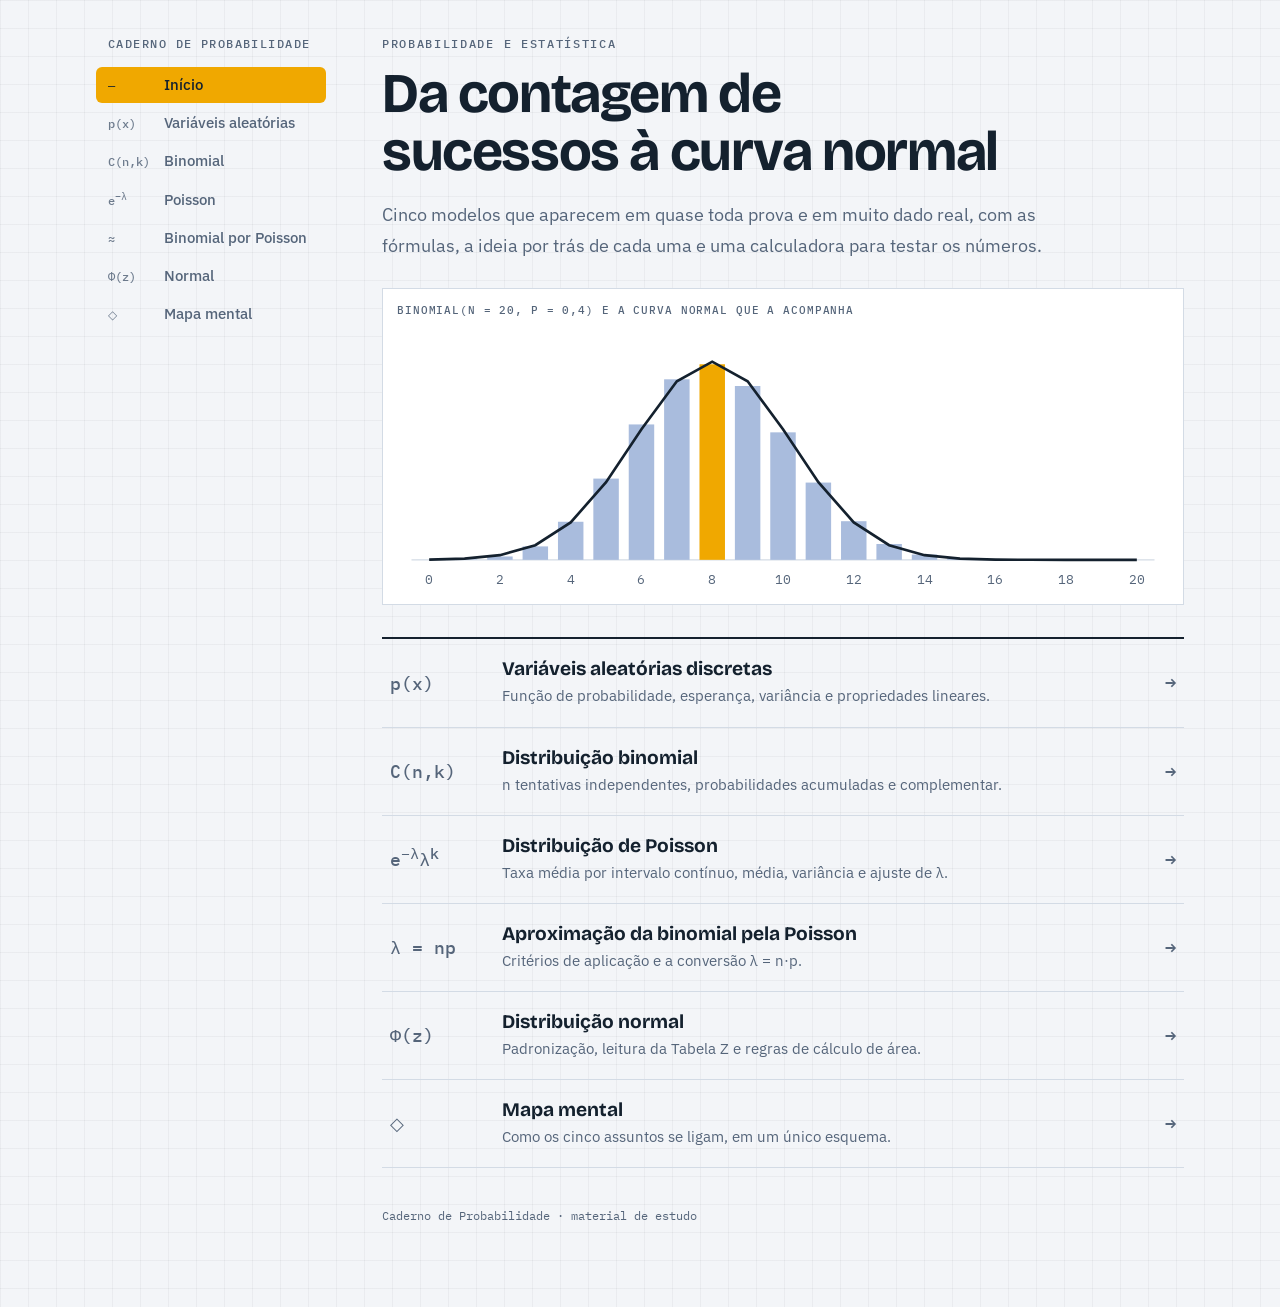
<file: index.html>
<!doctype html>
<html lang="pt-BR">
<head>
<meta charset="utf-8">
<meta name="viewport" content="width=device-width, initial-scale=1">
<title>Caderno de Probabilidade</title>
<link rel="stylesheet" href="https://fonts.googleapis.com/css2?family=Bricolage+Grotesque:opsz,wght@12..96,500;12..96,700&family=IBM+Plex+Mono:wght@400;500&family=IBM+Plex+Sans:wght@400;500;600&display=swap">
<link rel="stylesheet" href="style.css">
</head>
<body>
<div class="shell">
  <nav class="side" aria-label="Páginas do caderno">
    <p class="brand">Caderno de Probabilidade</p>
    <ul id="nav">
      <li><a href="index.html" aria-current="page"><span class="g">—</span>Início</a></li>
      <li><a href="variaveis.html"><span class="g">p(x)</span>Variáveis aleatórias</a></li>
      <li><a href="binomial.html"><span class="g">C(n,k)</span>Binomial</a></li>
      <li><a href="poisson.html"><span class="g">e<sup>−λ</sup></span>Poisson</a></li>
      <li><a href="aproximacao.html"><span class="g">≈</span>Binomial por Poisson</a></li>
      <li><a href="normal.html"><span class="g">Φ(z)</span>Normal</a></li>
      <li><a href="mapa.html"><span class="g">◇</span>Mapa mental</a></li>
    </ul>
  </nav>
  <main>
    <section class="page" id="p-inicio">
      <div class="hero">
        <div>
          <p class="kicker">Probabilidade e estatística</p>
          <h1>Da contagem de sucessos à curva normal</h1>
          <p class="lead">Cinco modelos que aparecem em quase toda prova e em muito dado real, com as fórmulas, a ideia por trás de cada uma e uma calculadora para testar os números.</p>
        </div>
        <div class="plot">
          <p class="cap">Binomial(n = 20, p = 0,4) e a curva normal que a acompanha</p>
          <svg class="chart" id="hero-chart" role="img" aria-label="Barras da distribuição binomial com a curva normal sobreposta"></svg>
        </div>
      </div>
      <div class="index">
        <a class="row" href="variaveis.html"><span class="g">p(x)</span><div><h3>Variáveis aleatórias discretas</h3><p>Função de probabilidade, esperança, variância e propriedades lineares.</p></div><span class="ar">→</span></a>
        <a class="row" href="binomial.html"><span class="g">C(n,k)</span><div><h3>Distribuição binomial</h3><p>n tentativas independentes, probabilidades acumuladas e complementar.</p></div><span class="ar">→</span></a>
        <a class="row" href="poisson.html"><span class="g">e<sup>−λ</sup>λ<sup>k</sup></span><div><h3>Distribuição de Poisson</h3><p>Taxa média por intervalo contínuo, média, variância e ajuste de λ.</p></div><span class="ar">→</span></a>
        <a class="row" href="aproximacao.html"><span class="g">λ = np</span><div><h3>Aproximação da binomial pela Poisson</h3><p>Critérios de aplicação e a conversão λ = n·p.</p></div><span class="ar">→</span></a>
        <a class="row" href="normal.html"><span class="g">Φ(z)</span><div><h3>Distribuição normal</h3><p>Padronização, leitura da Tabela Z e regras de cálculo de área.</p></div><span class="ar">→</span></a>
        <a class="row" href="mapa.html"><span class="g">◇</span><div><h3>Mapa mental</h3><p>Como os cinco assuntos se ligam, em um único esquema.</p></div><span class="ar">→</span></a>
      </div>
      <p class="foot">Caderno de Probabilidade · material de estudo</p>
    </section>
  </main>
</div>
<script src="app.js"></script>
</body>
</html>
</file>
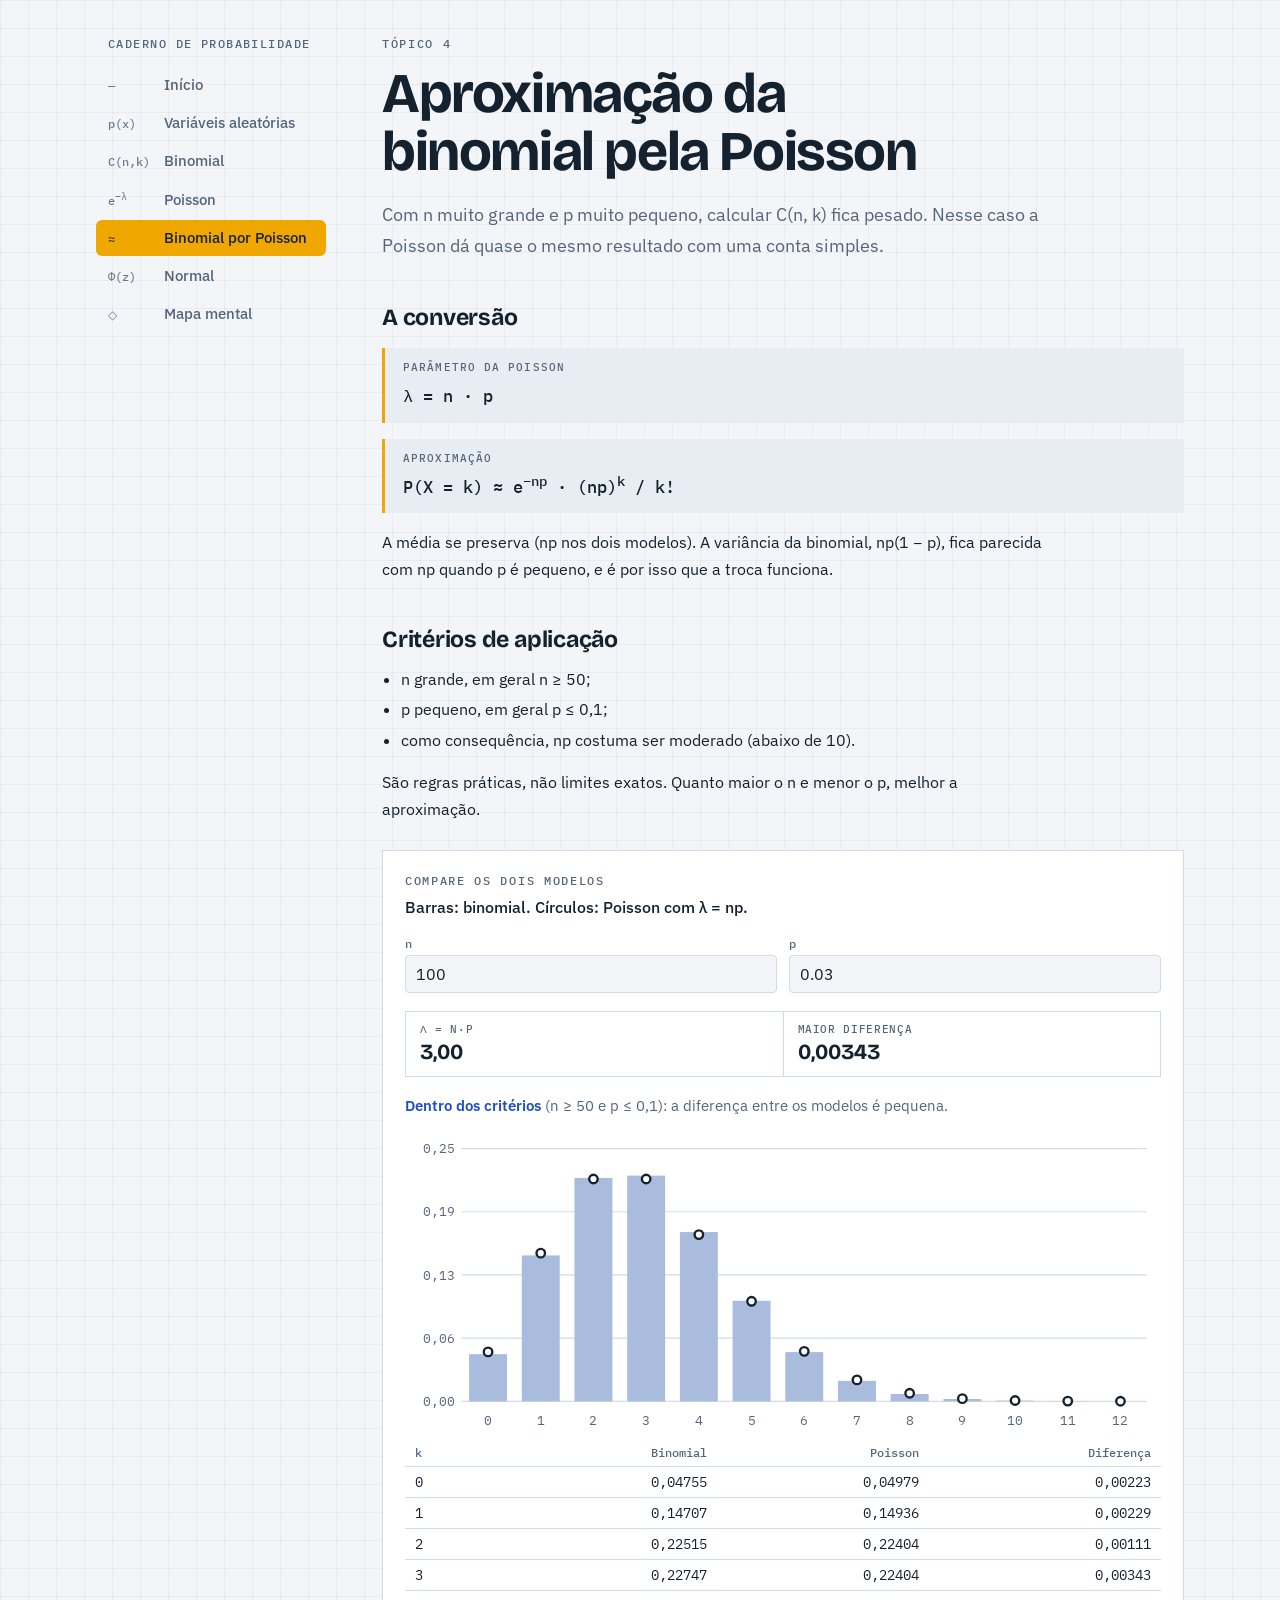
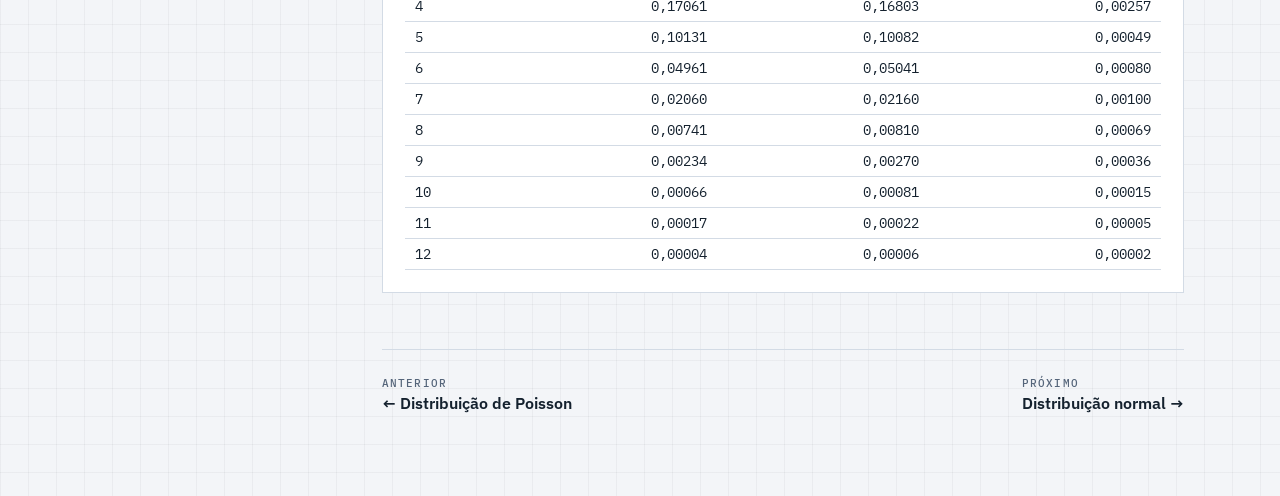
<file: aproximacao.html>
<!doctype html>
<html lang="pt-BR">
<head>
<meta charset="utf-8">
<meta name="viewport" content="width=device-width, initial-scale=1">
<title>Aproximação da binomial pela Poisson · Caderno de Probabilidade</title>
<link rel="stylesheet" href="https://fonts.googleapis.com/css2?family=Bricolage+Grotesque:opsz,wght@12..96,500;12..96,700&family=IBM+Plex+Mono:wght@400;500&family=IBM+Plex+Sans:wght@400;500;600&display=swap">
<link rel="stylesheet" href="style.css">
</head>
<body>
<div class="shell">
  <nav class="side" aria-label="Páginas do caderno">
    <p class="brand">Caderno de Probabilidade</p>
    <ul id="nav">
      <li><a href="index.html"><span class="g">—</span>Início</a></li>
      <li><a href="variaveis.html"><span class="g">p(x)</span>Variáveis aleatórias</a></li>
      <li><a href="binomial.html"><span class="g">C(n,k)</span>Binomial</a></li>
      <li><a href="poisson.html"><span class="g">e<sup>−λ</sup></span>Poisson</a></li>
      <li><a href="aproximacao.html" aria-current="page"><span class="g">≈</span>Binomial por Poisson</a></li>
      <li><a href="normal.html"><span class="g">Φ(z)</span>Normal</a></li>
      <li><a href="mapa.html"><span class="g">◇</span>Mapa mental</a></li>
    </ul>
  </nav>
  <main>
    <section class="page" id="p-aproximacao">
      <p class="kicker">Tópico 4</p>
      <h1>Aproximação da binomial pela Poisson</h1>
      <p class="lead">Com n muito grande e p muito pequeno, calcular C(n, k) fica pesado. Nesse caso a Poisson dá quase o mesmo resultado com uma conta simples.</p>

      <h2>A conversão</h2>
      <div class="eq"><span class="cap">Parâmetro da Poisson</span><span class="f">λ = n · p</span></div>
      <div class="eq"><span class="cap">Aproximação</span><span class="f">P(X = k) ≈ e<sup>−np</sup> · (np)<sup>k</sup> / k!</span></div>
      <p>A média se preserva (np nos dois modelos). A variância da binomial, np(1 − p), fica parecida com np quando p é pequeno, e é por isso que a troca funciona.</p>

      <h2>Critérios de aplicação</h2>
      <ul class="plain">
        <li>n grande, em geral n ≥ 50;</li>
        <li>p pequeno, em geral p ≤ 0,1;</li>
        <li>como consequência, np costuma ser moderado (abaixo de 10).</li>
      </ul>
      <p>São regras práticas, não limites exatos. Quanto maior o n e menor o p, melhor a aproximação.</p>

      <div class="lab">
        <h3>Compare os dois modelos</h3>
        <p class="q">Barras: binomial. Círculos: Poisson com λ = np.</p>
        <div class="ctl">
          <label>n<input id="a-n" type="number" min="1" max="1000" step="10" value="100"></label>
          <label>p<input id="a-p" type="number" min="0.001" max="0.999" step="0.01" value="0.03"></label>
        </div>
        <div class="stats">
          <div class="stat"><span>λ = n·p</span><b id="a-lam"></b></div>
          <div class="stat"><span>Maior diferença</span><b id="a-diff"></b></div>
        </div>
        <p class="note" id="a-msg" style="margin:0 0 14px"></p>
        <svg class="chart" id="a-chart" role="img" aria-label="Barras da binomial e círculos da Poisson"></svg>
        <div class="wrap"><table><thead><tr><th>k</th><th>Binomial</th><th>Poisson</th><th>Diferença</th></tr></thead><tbody id="a-tbody"></tbody></table></div>
      </div>
      <div class="pager"><a href="poisson.html"><small>Anterior</small>← Distribuição de Poisson</a><a href="normal.html"><small>Próximo</small>Distribuição normal →</a></div>
    </section>
  </main>
</div>
<script src="app.js"></script>
</body>
</html>
</file>
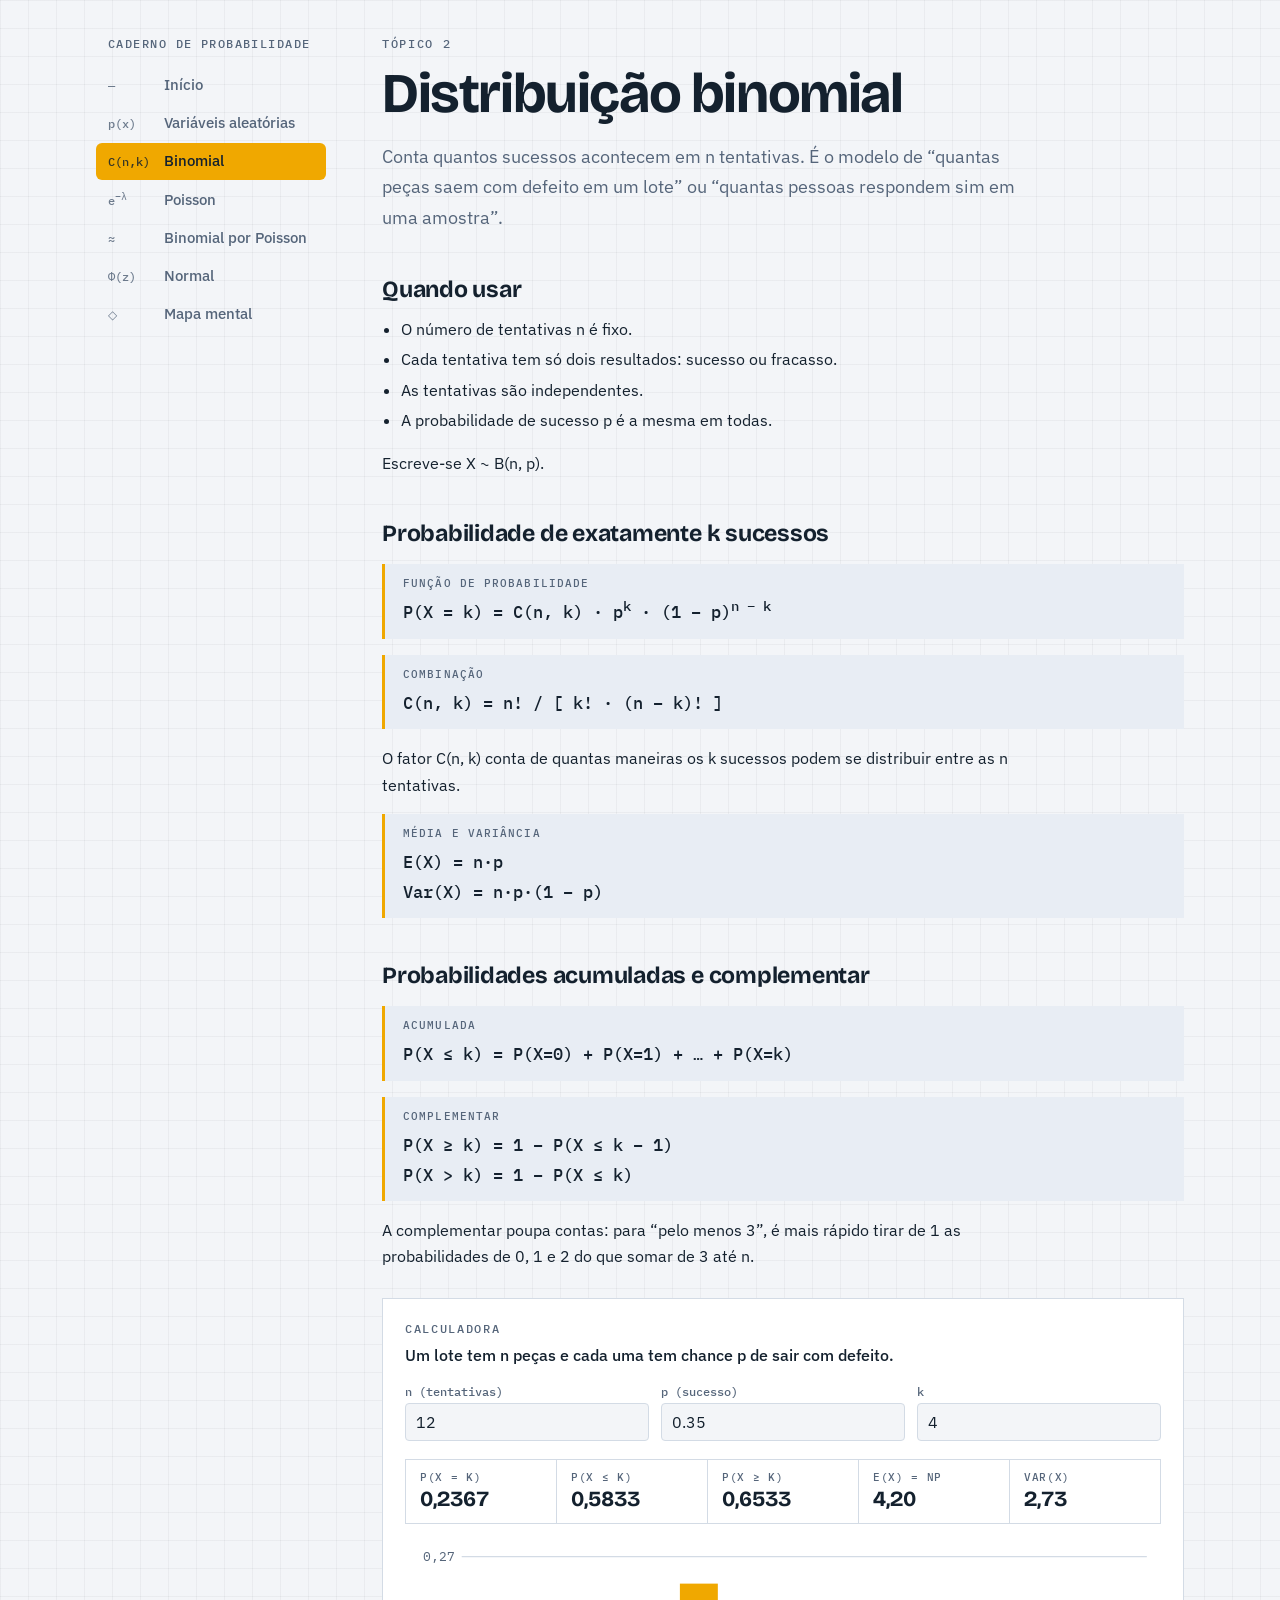
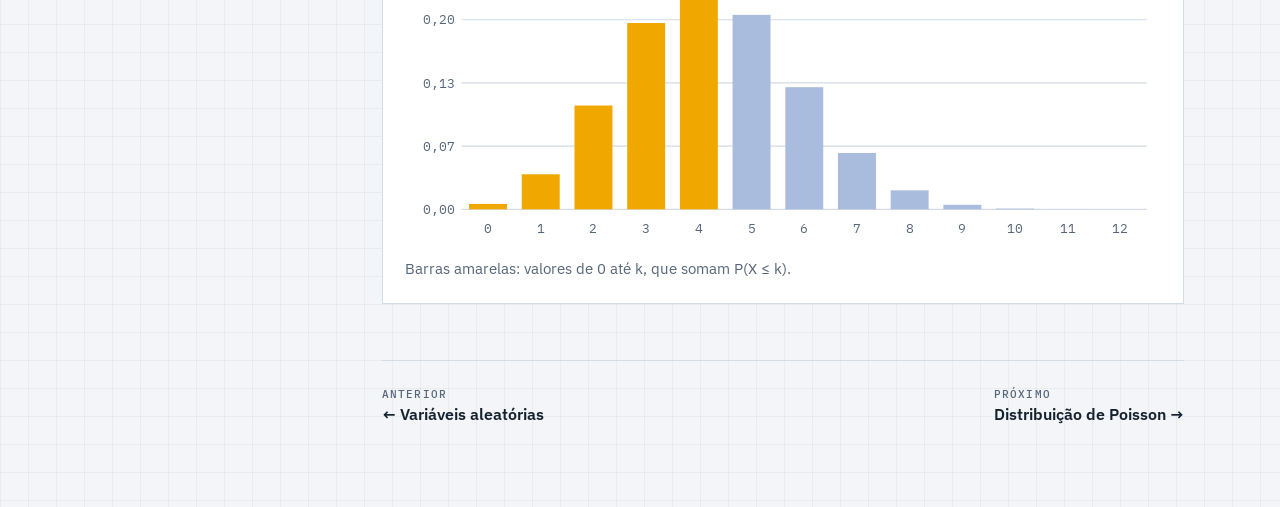
<file: binomial.html>
<!doctype html>
<html lang="pt-BR">
<head>
<meta charset="utf-8">
<meta name="viewport" content="width=device-width, initial-scale=1">
<title>Distribuição binomial · Caderno de Probabilidade</title>
<link rel="stylesheet" href="https://fonts.googleapis.com/css2?family=Bricolage+Grotesque:opsz,wght@12..96,500;12..96,700&family=IBM+Plex+Mono:wght@400;500&family=IBM+Plex+Sans:wght@400;500;600&display=swap">
<link rel="stylesheet" href="style.css">
</head>
<body>
<div class="shell">
  <nav class="side" aria-label="Páginas do caderno">
    <p class="brand">Caderno de Probabilidade</p>
    <ul id="nav">
      <li><a href="index.html"><span class="g">—</span>Início</a></li>
      <li><a href="variaveis.html"><span class="g">p(x)</span>Variáveis aleatórias</a></li>
      <li><a href="binomial.html" aria-current="page"><span class="g">C(n,k)</span>Binomial</a></li>
      <li><a href="poisson.html"><span class="g">e<sup>−λ</sup></span>Poisson</a></li>
      <li><a href="aproximacao.html"><span class="g">≈</span>Binomial por Poisson</a></li>
      <li><a href="normal.html"><span class="g">Φ(z)</span>Normal</a></li>
      <li><a href="mapa.html"><span class="g">◇</span>Mapa mental</a></li>
    </ul>
  </nav>
  <main>
    <section class="page" id="p-binomial">
      <p class="kicker">Tópico 2</p>
      <h1>Distribuição binomial</h1>
      <p class="lead">Conta quantos sucessos acontecem em n tentativas. É o modelo de “quantas peças saem com defeito em um lote” ou “quantas pessoas respondem sim em uma amostra”.</p>

      <h2>Quando usar</h2>
      <ul class="plain">
        <li>O número de tentativas n é fixo.</li>
        <li>Cada tentativa tem só dois resultados: sucesso ou fracasso.</li>
        <li>As tentativas são independentes.</li>
        <li>A probabilidade de sucesso p é a mesma em todas.</li>
      </ul>
      <p>Escreve-se X ~ B(n, p).</p>

      <h2>Probabilidade de exatamente k sucessos</h2>
      <div class="eq"><span class="cap">Função de probabilidade</span><span class="f">P(X = k) = C(n, k) · p<sup>k</sup> · (1 − p)<sup>n − k</sup></span></div>
      <div class="eq"><span class="cap">Combinação</span><span class="f">C(n, k) = n! / [ k! · (n − k)! ]</span></div>
      <p>O fator C(n, k) conta de quantas maneiras os k sucessos podem se distribuir entre as n tentativas.</p>
      <div class="eq"><span class="cap">Média e variância</span><span class="f">E(X) = n·p<br>Var(X) = n·p·(1 − p)</span></div>

      <h2>Probabilidades acumuladas e complementar</h2>
      <div class="eq"><span class="cap">Acumulada</span><span class="f">P(X ≤ k) = P(X=0) + P(X=1) + … + P(X=k)</span></div>
      <div class="eq"><span class="cap">Complementar</span><span class="f">P(X ≥ k) = 1 − P(X ≤ k − 1)<br>P(X &gt; k) = 1 − P(X ≤ k)</span></div>
      <p>A complementar poupa contas: para “pelo menos 3”, é mais rápido tirar de 1 as probabilidades de 0, 1 e 2 do que somar de 3 até n.</p>

      <div class="lab">
        <h3>Calculadora</h3>
        <p class="q">Um lote tem n peças e cada uma tem chance p de sair com defeito.</p>
        <div class="ctl">
          <label>n (tentativas)<input id="b-n" type="number" min="1" max="200" step="1" value="12"></label>
          <label>p (sucesso)<input id="b-p" type="number" min="0" max="1" step="0.05" value="0.35"></label>
          <label>k<input id="b-k" type="number" min="0" step="1" value="4"></label>
        </div>
        <div class="stats">
          <div class="stat"><span>P(X = k)</span><b id="b-eq"></b></div>
          <div class="stat"><span>P(X ≤ k)</span><b id="b-le"></b></div>
          <div class="stat"><span>P(X ≥ k)</span><b id="b-ge"></b></div>
          <div class="stat"><span>E(X) = np</span><b id="b-mean"></b></div>
          <div class="stat"><span>Var(X)</span><b id="b-var"></b></div>
        </div>
        <svg class="chart" id="b-chart" role="img" aria-label="Distribuição binomial; barras amarelas são os valores até k"></svg>
        <p class="note">Barras amarelas: valores de 0 até k, que somam P(X ≤ k).</p>
      </div>
      <div class="pager"><a href="variaveis.html"><small>Anterior</small>← Variáveis aleatórias</a><a href="poisson.html"><small>Próximo</small>Distribuição de Poisson →</a></div>
    </section>
  </main>
</div>
<script src="app.js"></script>
</body>
</html>
</file>
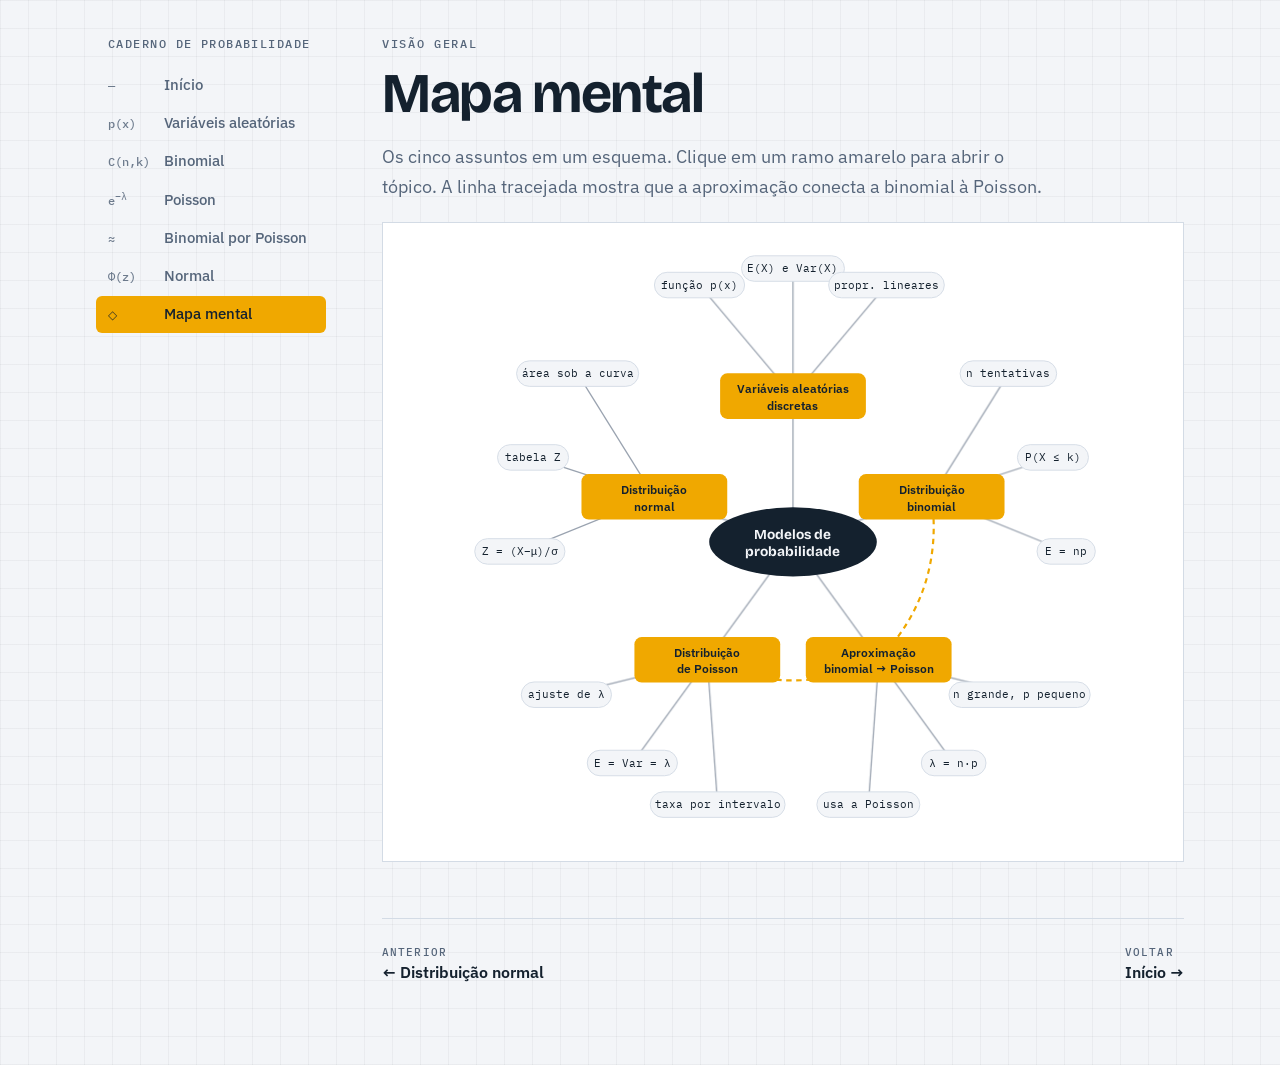
<file: mapa.html>
<!doctype html>
<html lang="pt-BR">
<head>
<meta charset="utf-8">
<meta name="viewport" content="width=device-width, initial-scale=1">
<title>Mapa mental · Caderno de Probabilidade</title>
<link rel="stylesheet" href="https://fonts.googleapis.com/css2?family=Bricolage+Grotesque:opsz,wght@12..96,500;12..96,700&family=IBM+Plex+Mono:wght@400;500&family=IBM+Plex+Sans:wght@400;500;600&display=swap">
<link rel="stylesheet" href="style.css">
</head>
<body>
<div class="shell">
  <nav class="side" aria-label="Páginas do caderno">
    <p class="brand">Caderno de Probabilidade</p>
    <ul id="nav">
      <li><a href="index.html"><span class="g">—</span>Início</a></li>
      <li><a href="variaveis.html"><span class="g">p(x)</span>Variáveis aleatórias</a></li>
      <li><a href="binomial.html"><span class="g">C(n,k)</span>Binomial</a></li>
      <li><a href="poisson.html"><span class="g">e<sup>−λ</sup></span>Poisson</a></li>
      <li><a href="aproximacao.html"><span class="g">≈</span>Binomial por Poisson</a></li>
      <li><a href="normal.html"><span class="g">Φ(z)</span>Normal</a></li>
      <li><a href="mapa.html" aria-current="page"><span class="g">◇</span>Mapa mental</a></li>
    </ul>
  </nav>
  <main>
    <section class="page" id="p-mapa">
      <p class="kicker">Visão geral</p>
      <h1>Mapa mental</h1>
      <p class="lead">Os cinco assuntos em um esquema. Clique em um ramo amarelo para abrir o tópico. A linha tracejada mostra que a aproximação conecta a binomial à Poisson.</p>
      <div class="map"><svg id="mm" viewBox="0 0 900 700" role="img" aria-label="Mapa mental dos modelos de probabilidade"></svg></div>
      <div class="pager"><a href="normal.html"><small>Anterior</small>← Distribuição normal</a><a href="index.html"><small>Voltar</small>Início →</a></div>
    </section>
  </main>
</div>
<script src="app.js"></script>
</body>
</html>
</file>
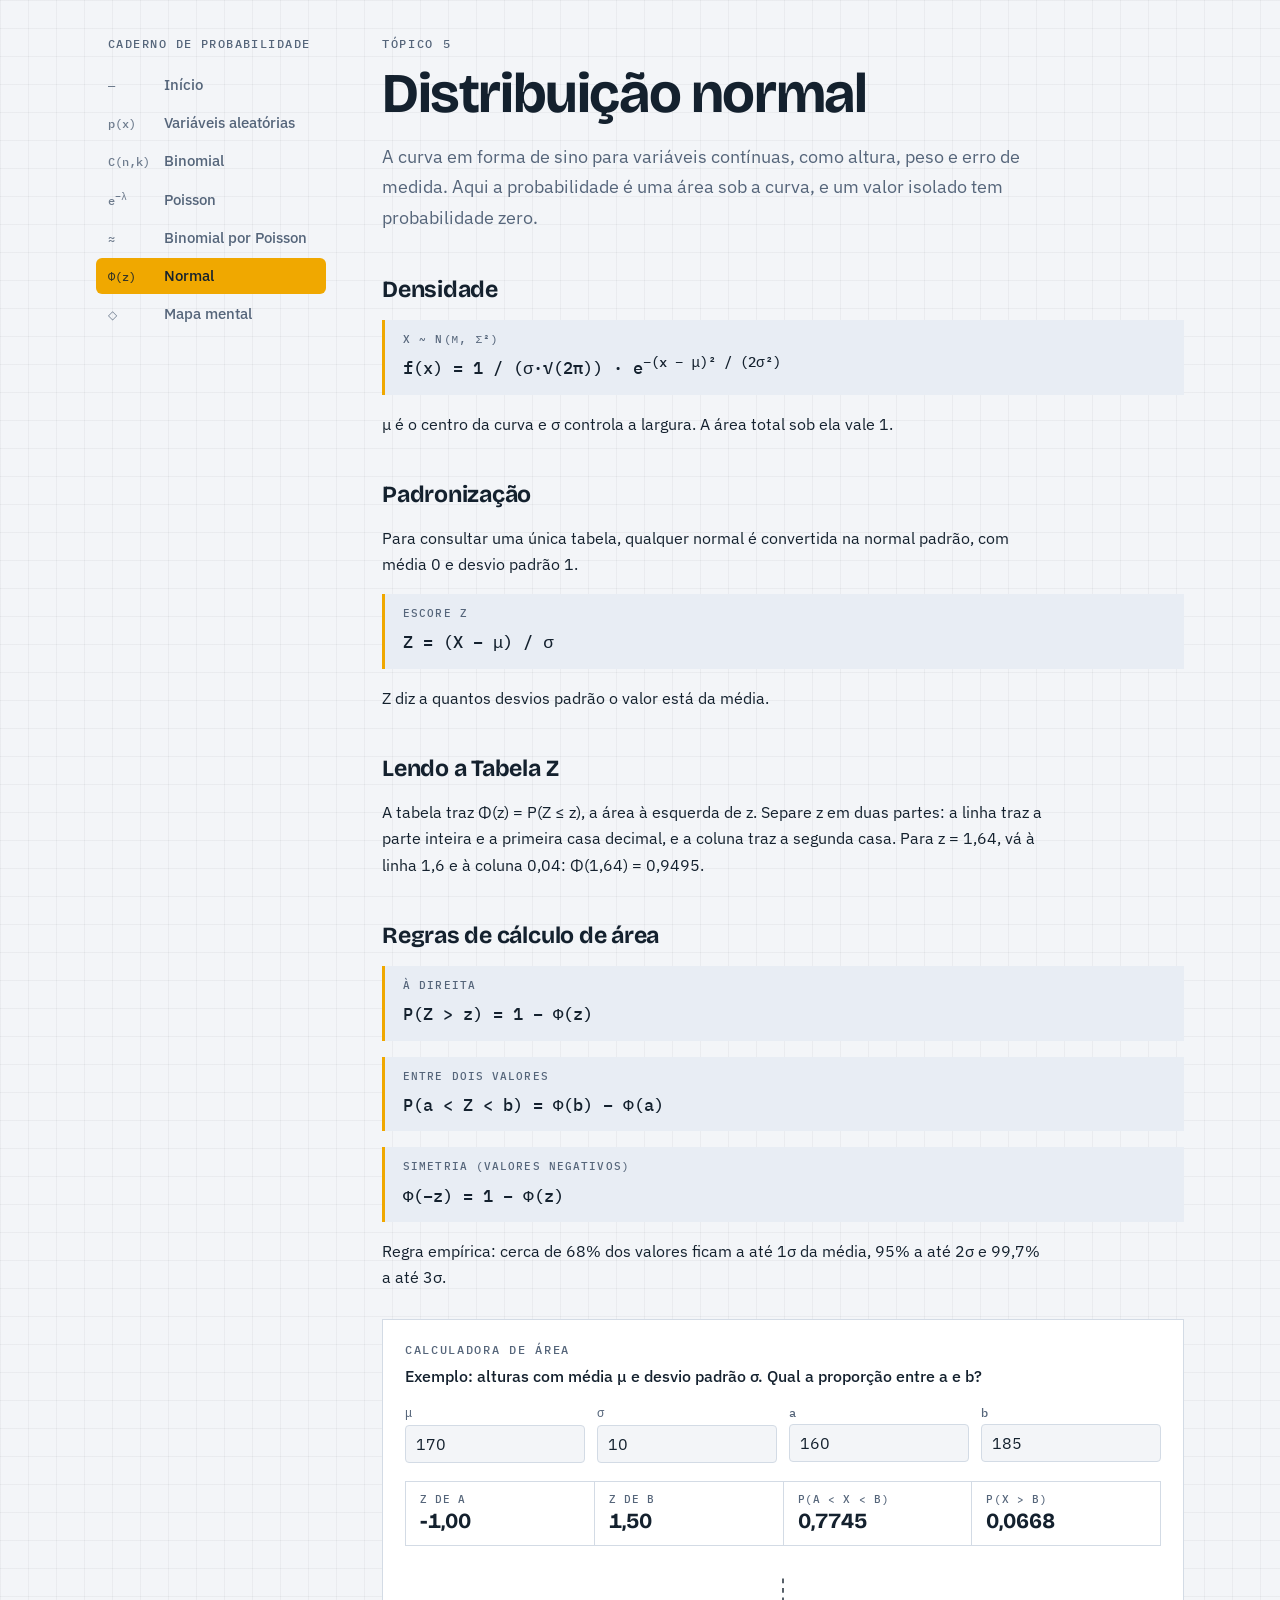
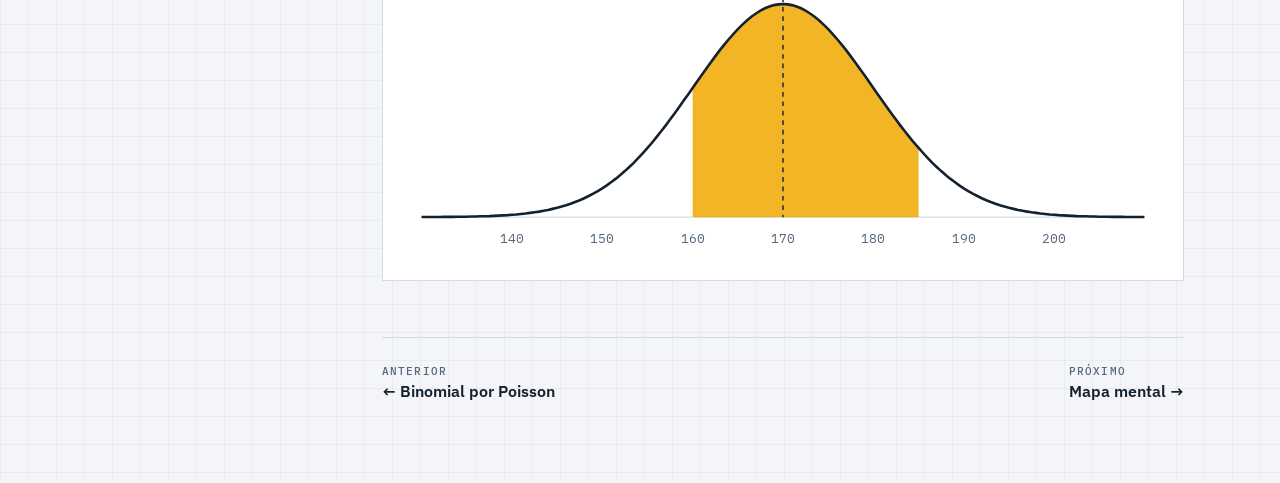
<file: normal.html>
<!doctype html>
<html lang="pt-BR">
<head>
<meta charset="utf-8">
<meta name="viewport" content="width=device-width, initial-scale=1">
<title>Distribuição normal · Caderno de Probabilidade</title>
<link rel="stylesheet" href="https://fonts.googleapis.com/css2?family=Bricolage+Grotesque:opsz,wght@12..96,500;12..96,700&family=IBM+Plex+Mono:wght@400;500&family=IBM+Plex+Sans:wght@400;500;600&display=swap">
<link rel="stylesheet" href="style.css">
</head>
<body>
<div class="shell">
  <nav class="side" aria-label="Páginas do caderno">
    <p class="brand">Caderno de Probabilidade</p>
    <ul id="nav">
      <li><a href="index.html"><span class="g">—</span>Início</a></li>
      <li><a href="variaveis.html"><span class="g">p(x)</span>Variáveis aleatórias</a></li>
      <li><a href="binomial.html"><span class="g">C(n,k)</span>Binomial</a></li>
      <li><a href="poisson.html"><span class="g">e<sup>−λ</sup></span>Poisson</a></li>
      <li><a href="aproximacao.html"><span class="g">≈</span>Binomial por Poisson</a></li>
      <li><a href="normal.html" aria-current="page"><span class="g">Φ(z)</span>Normal</a></li>
      <li><a href="mapa.html"><span class="g">◇</span>Mapa mental</a></li>
    </ul>
  </nav>
  <main>
    <section class="page" id="p-normal">
      <p class="kicker">Tópico 5</p>
      <h1>Distribuição normal</h1>
      <p class="lead">A curva em forma de sino para variáveis contínuas, como altura, peso e erro de medida. Aqui a probabilidade é uma área sob a curva, e um valor isolado tem probabilidade zero.</p>

      <h2>Densidade</h2>
      <div class="eq"><span class="cap">X ~ N(μ, σ²)</span><span class="f">f(x) = 1 / (σ·√(2π)) · e<sup>−(x − μ)² / (2σ²)</sup></span></div>
      <p>μ é o centro da curva e σ controla a largura. A área total sob ela vale 1.</p>

      <h2>Padronização</h2>
      <p>Para consultar uma única tabela, qualquer normal é convertida na normal padrão, com média 0 e desvio padrão 1.</p>
      <div class="eq"><span class="cap">Escore Z</span><span class="f">Z = (X − μ) / σ</span></div>
      <p>Z diz a quantos desvios padrão o valor está da média.</p>

      <h2>Lendo a Tabela Z</h2>
      <p>A tabela traz Φ(z) = P(Z ≤ z), a área à esquerda de z. Separe z em duas partes: a linha traz a parte inteira e a primeira casa decimal, e a coluna traz a segunda casa. Para z = 1,64, vá à linha 1,6 e à coluna 0,04: Φ(1,64) = 0,9495.</p>

      <h2>Regras de cálculo de área</h2>
      <div class="eq"><span class="cap">À direita</span><span class="f">P(Z &gt; z) = 1 − Φ(z)</span></div>
      <div class="eq"><span class="cap">Entre dois valores</span><span class="f">P(a &lt; Z &lt; b) = Φ(b) − Φ(a)</span></div>
      <div class="eq"><span class="cap">Simetria (valores negativos)</span><span class="f">Φ(−z) = 1 − Φ(z)</span></div>
      <p>Regra empírica: cerca de 68% dos valores ficam a até 1σ da média, 95% a até 2σ e 99,7% a até 3σ.</p>

      <div class="lab">
        <h3>Calculadora de área</h3>
        <p class="q">Exemplo: alturas com média μ e desvio padrão σ. Qual a proporção entre a e b?</p>
        <div class="ctl">
          <label>μ<input id="n-m" type="number" step="1" value="170"></label>
          <label>σ<input id="n-s" type="number" min="0.1" step="1" value="10"></label>
          <label>a<input id="n-a" type="number" step="1" value="160"></label>
          <label>b<input id="n-b" type="number" step="1" value="185"></label>
        </div>
        <div class="stats">
          <div class="stat"><span>z de a</span><b id="n-za"></b></div>
          <div class="stat"><span>z de b</span><b id="n-zb"></b></div>
          <div class="stat"><span>P(a &lt; X &lt; b)</span><b id="n-p"></b></div>
          <div class="stat"><span>P(X &gt; b)</span><b id="n-r"></b></div>
        </div>
        <svg class="chart" id="n-chart" role="img" aria-label="Curva normal com a área entre a e b destacada"></svg>
      </div>
      <div class="pager"><a href="aproximacao.html"><small>Anterior</small>← Binomial por Poisson</a><a href="mapa.html"><small>Próximo</small>Mapa mental →</a></div>
    </section>
  </main>
</div>
<script src="app.js"></script>
</body>
</html>
</file>
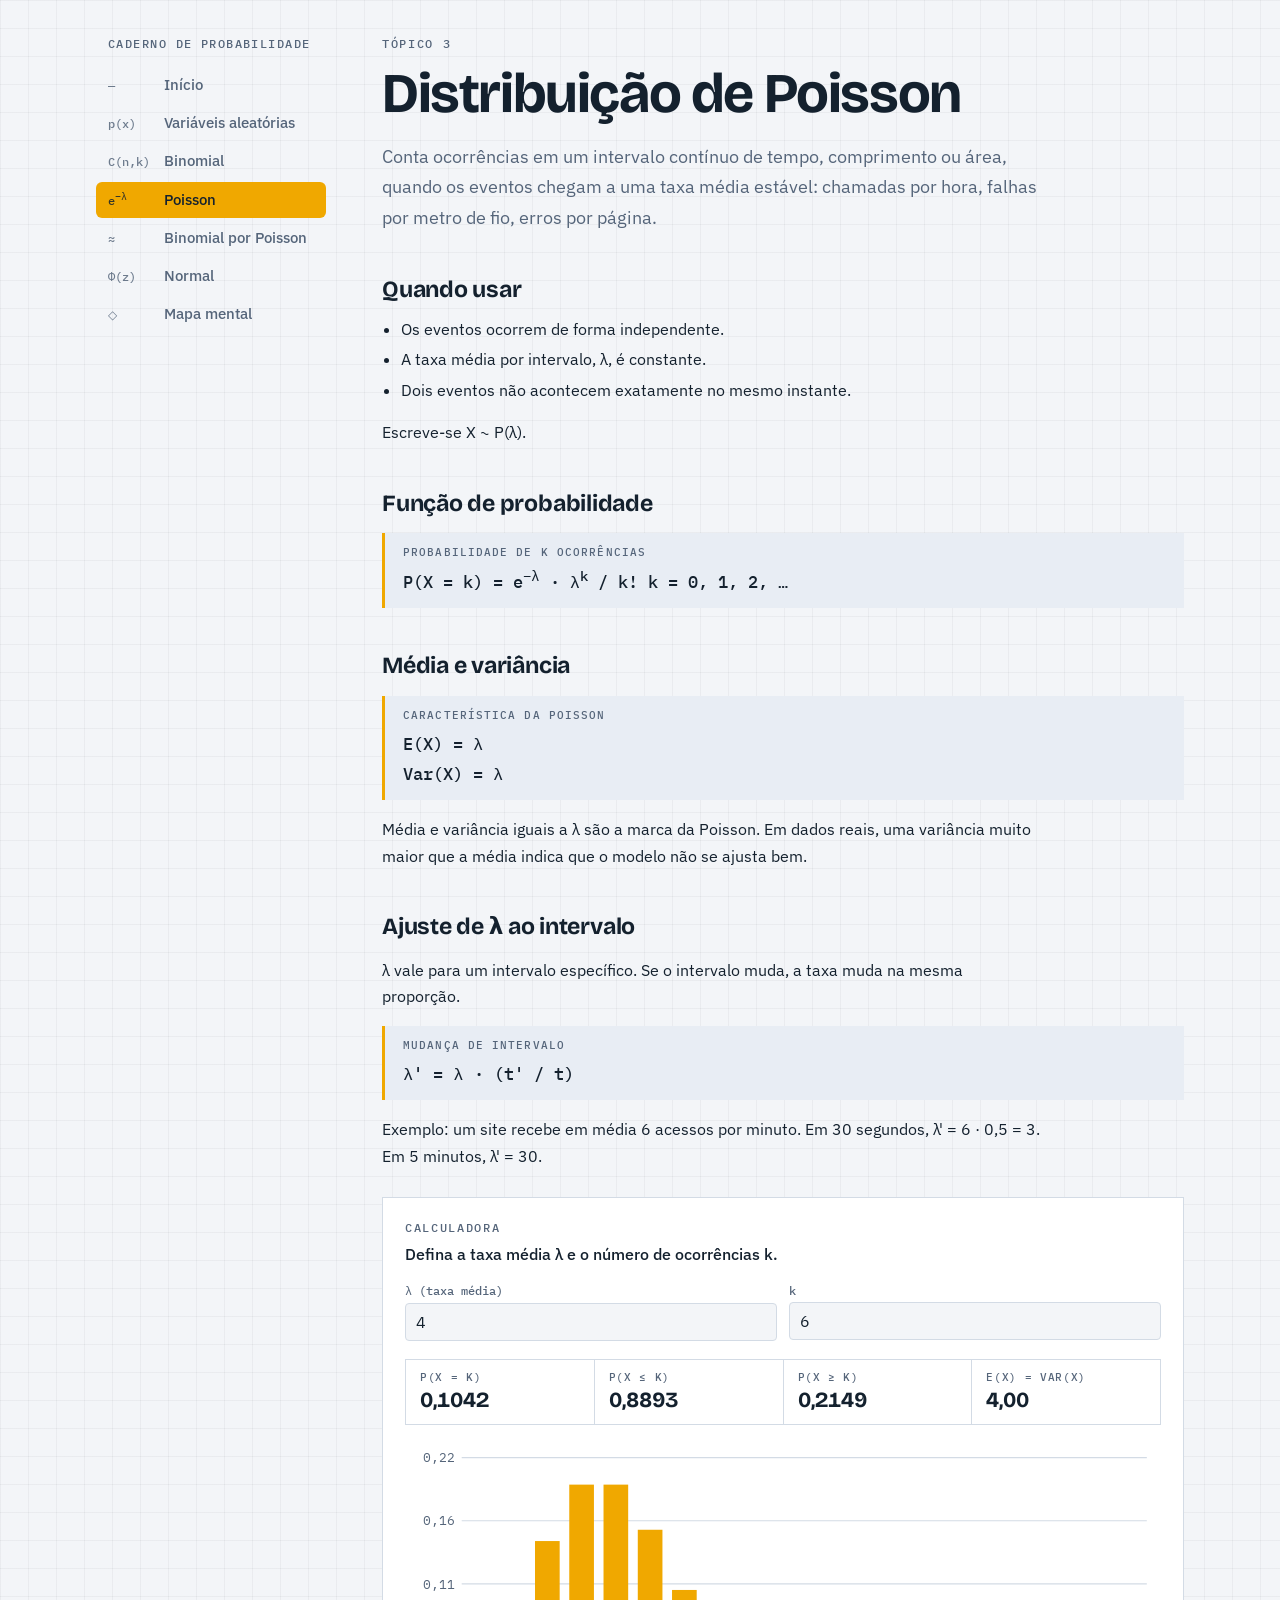
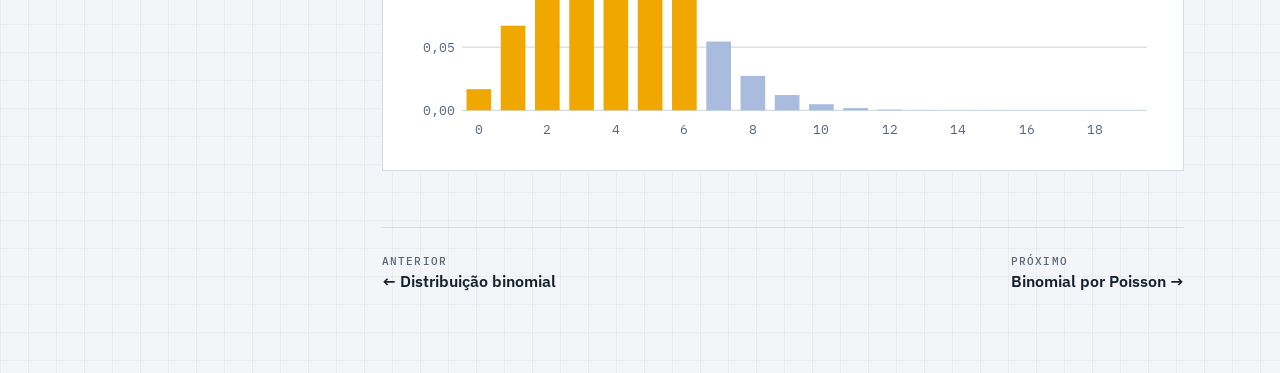
<file: poisson.html>
<!doctype html>
<html lang="pt-BR">
<head>
<meta charset="utf-8">
<meta name="viewport" content="width=device-width, initial-scale=1">
<title>Distribuição de Poisson · Caderno de Probabilidade</title>
<link rel="stylesheet" href="https://fonts.googleapis.com/css2?family=Bricolage+Grotesque:opsz,wght@12..96,500;12..96,700&family=IBM+Plex+Mono:wght@400;500&family=IBM+Plex+Sans:wght@400;500;600&display=swap">
<link rel="stylesheet" href="style.css">
</head>
<body>
<div class="shell">
  <nav class="side" aria-label="Páginas do caderno">
    <p class="brand">Caderno de Probabilidade</p>
    <ul id="nav">
      <li><a href="index.html"><span class="g">—</span>Início</a></li>
      <li><a href="variaveis.html"><span class="g">p(x)</span>Variáveis aleatórias</a></li>
      <li><a href="binomial.html"><span class="g">C(n,k)</span>Binomial</a></li>
      <li><a href="poisson.html" aria-current="page"><span class="g">e<sup>−λ</sup></span>Poisson</a></li>
      <li><a href="aproximacao.html"><span class="g">≈</span>Binomial por Poisson</a></li>
      <li><a href="normal.html"><span class="g">Φ(z)</span>Normal</a></li>
      <li><a href="mapa.html"><span class="g">◇</span>Mapa mental</a></li>
    </ul>
  </nav>
  <main>
    <section class="page" id="p-poisson">
      <p class="kicker">Tópico 3</p>
      <h1>Distribuição de Poisson</h1>
      <p class="lead">Conta ocorrências em um intervalo contínuo de tempo, comprimento ou área, quando os eventos chegam a uma taxa média estável: chamadas por hora, falhas por metro de fio, erros por página.</p>

      <h2>Quando usar</h2>
      <ul class="plain">
        <li>Os eventos ocorrem de forma independente.</li>
        <li>A taxa média por intervalo, λ, é constante.</li>
        <li>Dois eventos não acontecem exatamente no mesmo instante.</li>
      </ul>
      <p>Escreve-se X ~ P(λ).</p>

      <h2>Função de probabilidade</h2>
      <div class="eq"><span class="cap">Probabilidade de k ocorrências</span><span class="f">P(X = k) = e<sup>−λ</sup> · λ<sup>k</sup> / k!      k = 0, 1, 2, …</span></div>

      <h2>Média e variância</h2>
      <div class="eq"><span class="cap">Característica da Poisson</span><span class="f">E(X) = λ<br>Var(X) = λ</span></div>
      <p>Média e variância iguais a λ são a marca da Poisson. Em dados reais, uma variância muito maior que a média indica que o modelo não se ajusta bem.</p>

      <h2>Ajuste de λ ao intervalo</h2>
      <p>λ vale para um intervalo específico. Se o intervalo muda, a taxa muda na mesma proporção.</p>
      <div class="eq"><span class="cap">Mudança de intervalo</span><span class="f">λ' = λ · (t' / t)</span></div>
      <p>Exemplo: um site recebe em média 6 acessos por minuto. Em 30 segundos, λ' = 6 · 0,5 = 3. Em 5 minutos, λ' = 30.</p>

      <div class="lab">
        <h3>Calculadora</h3>
        <p class="q">Defina a taxa média λ e o número de ocorrências k.</p>
        <div class="ctl">
          <label>λ (taxa média)<input id="l-l" type="number" min="0.1" max="50" step="0.5" value="4"></label>
          <label>k<input id="l-k" type="number" min="0" max="100" step="1" value="6"></label>
        </div>
        <div class="stats">
          <div class="stat"><span>P(X = k)</span><b id="l-eq"></b></div>
          <div class="stat"><span>P(X ≤ k)</span><b id="l-le"></b></div>
          <div class="stat"><span>P(X ≥ k)</span><b id="l-ge"></b></div>
          <div class="stat"><span>E(X) = Var(X)</span><b id="l-mean"></b></div>
        </div>
        <svg class="chart" id="l-chart" role="img" aria-label="Distribuição de Poisson; barras amarelas são os valores até k"></svg>
      </div>
      <div class="pager"><a href="binomial.html"><small>Anterior</small>← Distribuição binomial</a><a href="aproximacao.html"><small>Próximo</small>Binomial por Poisson →</a></div>
    </section>
  </main>
</div>
<script src="app.js"></script>
</body>
</html>
</file>
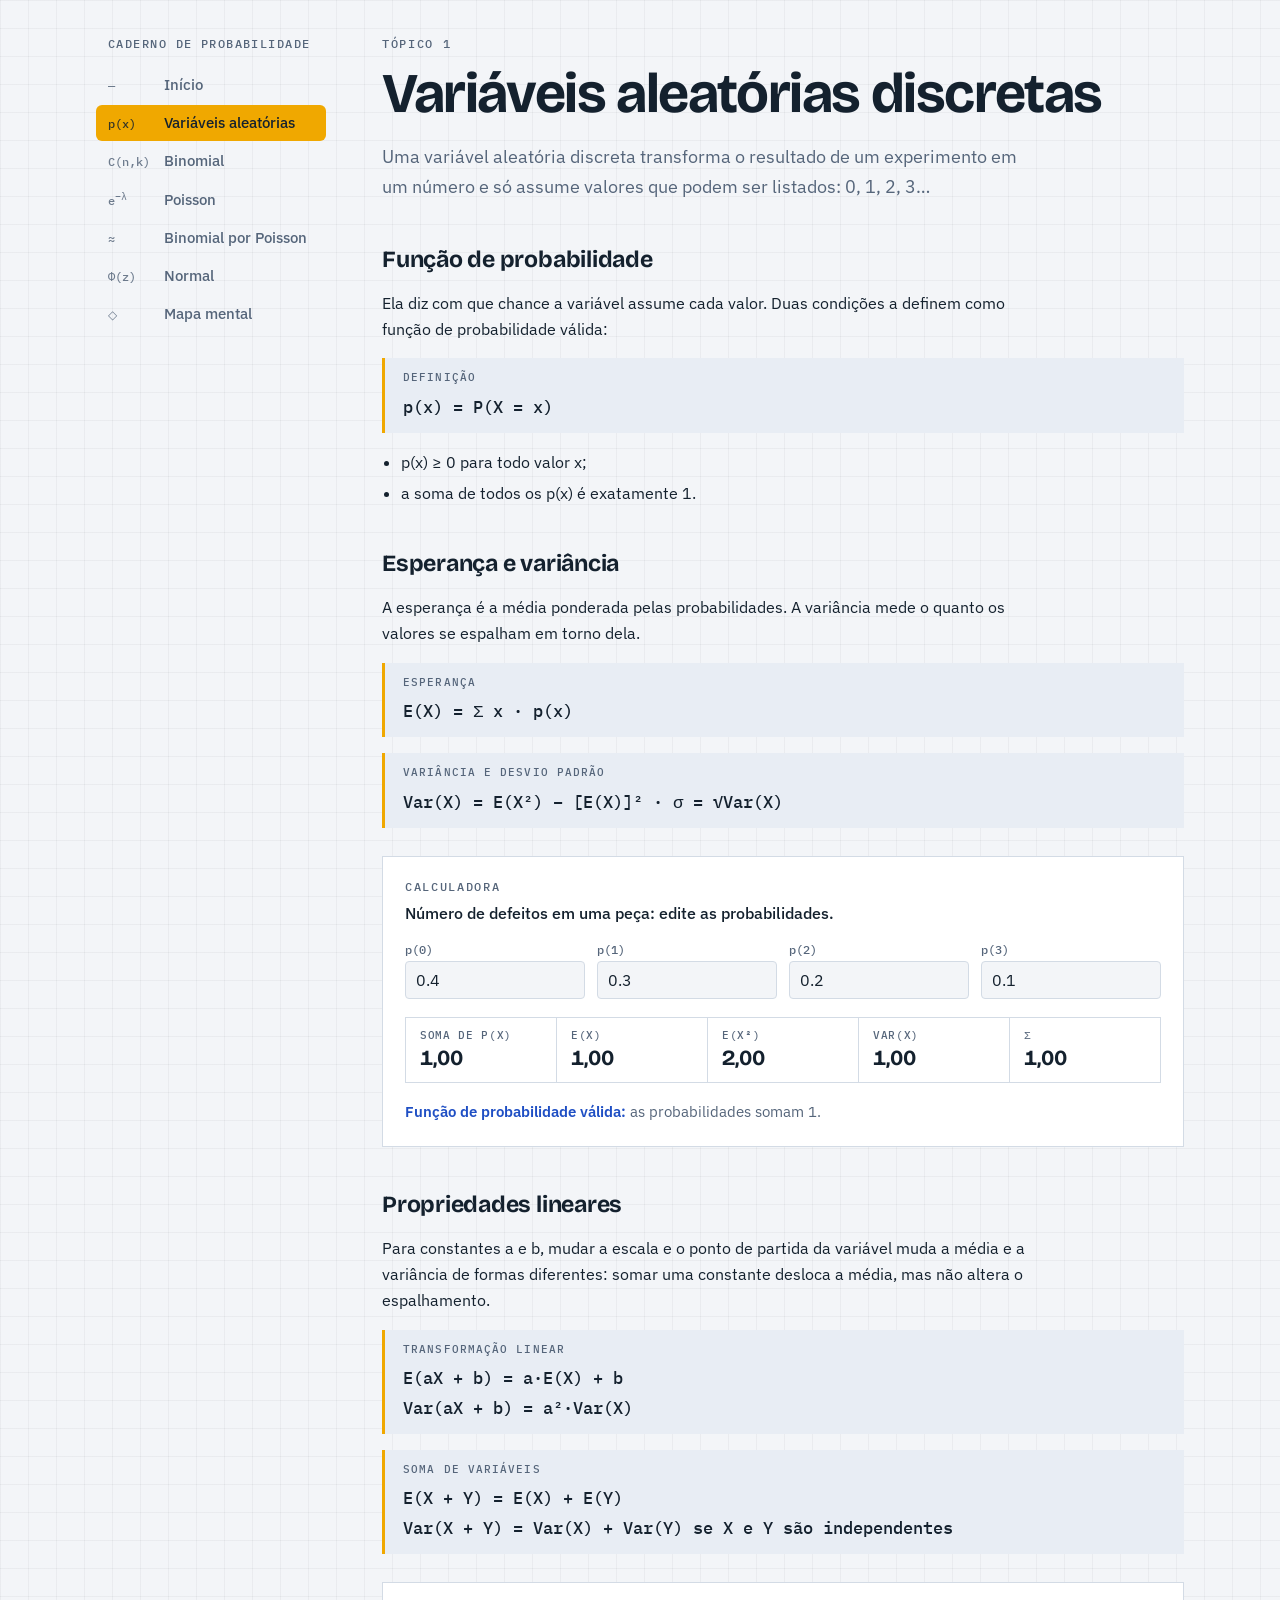
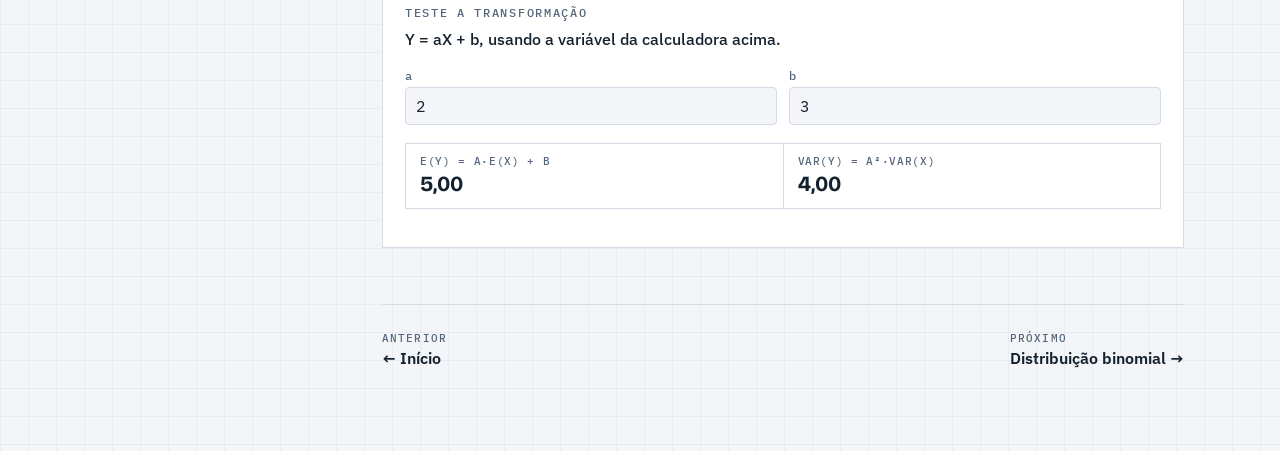
<file: variaveis.html>
<!doctype html>
<html lang="pt-BR">
<head>
<meta charset="utf-8">
<meta name="viewport" content="width=device-width, initial-scale=1">
<title>Variáveis aleatórias discretas · Caderno de Probabilidade</title>
<link rel="stylesheet" href="https://fonts.googleapis.com/css2?family=Bricolage+Grotesque:opsz,wght@12..96,500;12..96,700&family=IBM+Plex+Mono:wght@400;500&family=IBM+Plex+Sans:wght@400;500;600&display=swap">
<link rel="stylesheet" href="style.css">
</head>
<body>
<div class="shell">
  <nav class="side" aria-label="Páginas do caderno">
    <p class="brand">Caderno de Probabilidade</p>
    <ul id="nav">
      <li><a href="index.html"><span class="g">—</span>Início</a></li>
      <li><a href="variaveis.html" aria-current="page"><span class="g">p(x)</span>Variáveis aleatórias</a></li>
      <li><a href="binomial.html"><span class="g">C(n,k)</span>Binomial</a></li>
      <li><a href="poisson.html"><span class="g">e<sup>−λ</sup></span>Poisson</a></li>
      <li><a href="aproximacao.html"><span class="g">≈</span>Binomial por Poisson</a></li>
      <li><a href="normal.html"><span class="g">Φ(z)</span>Normal</a></li>
      <li><a href="mapa.html"><span class="g">◇</span>Mapa mental</a></li>
    </ul>
  </nav>
  <main>
    <section class="page" id="p-variaveis">
      <p class="kicker">Tópico 1</p>
      <h1>Variáveis aleatórias discretas</h1>
      <p class="lead">Uma variável aleatória discreta transforma o resultado de um experimento em um número e só assume valores que podem ser listados: 0, 1, 2, 3…</p>

      <h2>Função de probabilidade</h2>
      <p>Ela diz com que chance a variável assume cada valor. Duas condições a definem como função de probabilidade válida:</p>
      <div class="eq"><span class="cap">Definição</span><span class="f">p(x) = P(X = x)</span></div>
      <ul class="plain"><li>p(x) ≥ 0 para todo valor x;</li><li>a soma de todos os p(x) é exatamente 1.</li></ul>

      <h2>Esperança e variância</h2>
      <p>A esperança é a média ponderada pelas probabilidades. A variância mede o quanto os valores se espalham em torno dela.</p>
      <div class="eq"><span class="cap">Esperança</span><span class="f">E(X) = Σ x · p(x)</span></div>
      <div class="eq"><span class="cap">Variância e desvio padrão</span><span class="f">Var(X) = E(X²) − [E(X)]²  ·  σ = √Var(X)</span></div>

      <div class="lab">
        <h3>Calculadora</h3>
        <p class="q">Número de defeitos em uma peça: edite as probabilidades.</p>
        <div class="ctl">
          <label>p(0)<input id="v-p0" type="number" step="0.05" min="0" max="1" value="0.4"></label>
          <label>p(1)<input id="v-p1" type="number" step="0.05" min="0" max="1" value="0.3"></label>
          <label>p(2)<input id="v-p2" type="number" step="0.05" min="0" max="1" value="0.2"></label>
          <label>p(3)<input id="v-p3" type="number" step="0.05" min="0" max="1" value="0.1"></label>
        </div>
        <div class="stats">
          <div class="stat"><span>Soma de p(x)</span><b id="v-sum"></b></div>
          <div class="stat"><span>E(X)</span><b id="v-e"></b></div>
          <div class="stat"><span>E(X²)</span><b id="v-e2"></b></div>
          <div class="stat"><span>Var(X)</span><b id="v-var"></b></div>
          <div class="stat"><span>σ</span><b id="v-sd"></b></div>
        </div>
        <p class="note" id="v-msg"></p>
      </div>

      <h2>Propriedades lineares</h2>
      <p>Para constantes a e b, mudar a escala e o ponto de partida da variável muda a média e a variância de formas diferentes: somar uma constante desloca a média, mas não altera o espalhamento.</p>
      <div class="eq"><span class="cap">Transformação linear</span><span class="f">E(aX + b) = a·E(X) + b<br>Var(aX + b) = a²·Var(X)</span></div>
      <div class="eq"><span class="cap">Soma de variáveis</span><span class="f">E(X + Y) = E(X) + E(Y)<br>Var(X + Y) = Var(X) + Var(Y)   se X e Y são independentes</span></div>

      <div class="lab">
        <h3>Teste a transformação</h3>
        <p class="q">Y = aX + b, usando a variável da calculadora acima.</p>
        <div class="ctl">
          <label>a<input id="v-a" type="number" step="0.5" value="2"></label>
          <label>b<input id="v-b" type="number" step="0.5" value="3"></label>
        </div>
        <div class="stats">
          <div class="stat"><span>E(Y) = a·E(X) + b</span><b id="v-ey"></b></div>
          <div class="stat"><span>Var(Y) = a²·Var(X)</span><b id="v-vy"></b></div>
        </div>
      </div>
      <div class="pager"><a href="index.html"><small>Anterior</small>← Início</a><a href="binomial.html"><small>Próximo</small>Distribuição binomial →</a></div>
    </section>
  </main>
</div>
<script src="app.js"></script>
</body>
</html>
</file>
<file: style.css>
html{-webkit-text-size-adjust:100%}
body{margin:0}
img{max-width:100%}
[hidden]{display:none!important}

/* Layout: sidebar de índice à esquerda (barra rolável no topo no celular), páginas trocadas por hash, fundo de papel quadriculado */
:root{
  --bg:#F3F5F8; --surface:#FFFFFF; --ink:#14212E; --muted:#55657A; --line:#D3DBE5;
  --accent:#F0A800; --on-accent:#14212E; --bar:#A9BCDD; --link:#1F4FC4; --eq:#E8EDF4; --grid:rgba(20,33,46,.045);
  --display:"Bricolage Grotesque","Trebuchet MS",system-ui,sans-serif;
  --body:"IBM Plex Sans",system-ui,-apple-system,"Segoe UI",sans-serif;
  --mono:"IBM Plex Mono",ui-monospace,Menlo,Consolas,monospace;
}
@media (prefers-color-scheme:dark){:root:not([data-theme="light"]){
  --bg:#0D1520; --surface:#142030; --ink:#E8EEF5; --muted:#95A5BA; --line:#263749;
  --accent:#FFC53D; --bar:#3A5A8F; --link:#8FB3FF; --eq:#101B2A; --grid:rgba(255,255,255,.04); color-scheme:dark}}
:root[data-theme="dark"]{
  --bg:#0D1520; --surface:#142030; --ink:#E8EEF5; --muted:#95A5BA; --line:#263749;
  --accent:#FFC53D; --bar:#3A5A8F; --link:#8FB3FF; --eq:#101B2A; --grid:rgba(255,255,255,.04); color-scheme:dark}

*{box-sizing:border-box}
body{
  background-color:var(--bg);
  background-image:linear-gradient(var(--grid) 1px,transparent 1px),linear-gradient(90deg,var(--grid) 1px,transparent 1px);
  background-size:28px 28px;
  color:var(--ink); font:400 16px/1.65 var(--body);
}
body::before{content:"";position:fixed;inset:0 0 auto;height:env(safe-area-inset-top,0px);background:var(--bg);z-index:30}
a{color:var(--link)}
:focus-visible{outline:2px solid var(--link);outline-offset:2px}

.shell{
  display:grid;grid-template-columns:230px minmax(0,1fr);gap:56px;max-width:1120px;margin:0 auto;
  padding-block:36px 72px;
  padding-left:max(16px,env(safe-area-inset-left,0px));
  padding-right:max(16px,env(safe-area-inset-right,0px));
}
.side{position:sticky;top:36px;align-self:start;min-width:0}
.brand{font:500 12px/1.4 var(--mono);letter-spacing:.12em;text-transform:uppercase;color:var(--muted);margin:0 0 14px 12px}
.side ul{list-style:none;margin:0;padding:0;display:flex;flex-direction:column;gap:2px}
.side a{display:flex;align-items:baseline;gap:10px;padding:8px 12px;border-radius:6px;color:var(--muted);text-decoration:none;font-weight:500;font-size:15px;line-height:1.35}
.side a:hover{background:var(--eq);color:var(--ink)}
.side a .g{font:500 12px var(--mono);min-width:46px;opacity:.85}
.side a[aria-current="page"]{background:var(--accent);color:var(--on-accent)}

main{min-width:0}
.page[hidden]{display:none}
.kicker{font:500 12px/1.4 var(--mono);letter-spacing:.14em;text-transform:uppercase;color:var(--muted);margin:0 0 12px}
h1{font:700 clamp(2.1rem,5.4vw,3.5rem)/1.04 var(--display);letter-spacing:-.025em;margin:0 0 18px;text-wrap:balance}
h2{font:700 1.45rem/1.2 var(--display);letter-spacing:-.01em;margin:44px 0 12px;text-wrap:balance}
p,li{max-width:66ch}
.lead{font-size:1.15rem;color:var(--muted);max-width:60ch;margin:0 0 8px}
ul.plain{padding-left:1.2em;margin:10px 0}
ul.plain li{margin:4px 0}
sub,sup{line-height:0}

.eq{margin:16px 0;background:var(--eq);border-left:3px solid var(--accent);padding:12px 18px;overflow-x:auto}
.eq .cap{display:block;font:500 11px/1.4 var(--mono);letter-spacing:.1em;text-transform:uppercase;color:var(--muted);margin-bottom:6px}
.eq .f{display:block;font:500 1.08rem/1.7 var(--mono);white-space:nowrap}

.lab{background:var(--surface);border:1px solid var(--line);padding:22px;margin:28px 0}
.lab h3{font:500 12px/1.4 var(--mono);letter-spacing:.14em;text-transform:uppercase;color:var(--muted);margin:0 0 4px}
.lab .q{margin:0 0 16px;color:var(--ink);font-weight:500}
.ctl{display:grid;grid-template-columns:repeat(auto-fit,minmax(104px,1fr));gap:12px;margin-bottom:18px}
.ctl label{display:flex;flex-direction:column;gap:4px;font:500 12px var(--mono);color:var(--muted)}
.ctl input{font:400 16px var(--body);padding:8px 10px;border:1px solid var(--line);background:var(--bg);color:var(--ink);border-radius:4px;width:100%;min-width:0}
.stats{display:grid;grid-template-columns:repeat(auto-fit,minmax(130px,1fr));gap:1px;background:var(--line);border:1px solid var(--line);margin-bottom:16px}
.stat{background:var(--surface);padding:10px 14px;min-width:0}
.stat span{display:block;font:500 11px/1.4 var(--mono);letter-spacing:.06em;text-transform:uppercase;color:var(--muted)}
.stat b{display:block;font:700 1.35rem/1.3 var(--display);font-variant-numeric:tabular-nums;overflow-wrap:anywhere}
.note{font-size:.95rem;color:var(--muted);margin:8px 0 0}
.ok{color:var(--link);font-weight:600}
.bad{color:#C2410C;font-weight:600}
@media (prefers-color-scheme:dark){:root:not([data-theme="light"]) .bad{color:#FF9B6B}}
:root[data-theme="dark"] .bad{color:#FF9B6B}

svg.chart{display:block;width:100%;height:auto}
.ax{stroke:var(--line);stroke-width:1}
.tx{fill:var(--muted);font:11px var(--mono)}
.b{fill:var(--bar)} .b.hi{fill:var(--accent)}
.dot{fill:var(--surface);stroke:var(--ink);stroke-width:2}
.curve{fill:none;stroke:var(--ink);stroke-width:2.2}
.shade{fill:var(--accent);fill-opacity:.85}
.mu{stroke:var(--ink);stroke-dasharray:4 4;stroke-width:1.2}
.wrap{overflow-x:auto}
table{border-collapse:collapse;width:100%;font:400 14px var(--mono);font-variant-numeric:tabular-nums}
th,td{padding:6px 10px;text-align:right;border-bottom:1px solid var(--line)}
th{font-weight:500;color:var(--muted);font-size:12px}
th:first-child,td:first-child{text-align:left}

/* Início */
.hero{display:grid;grid-template-columns:minmax(0,1fr);gap:20px;margin-bottom:12px}
.hero .plot{background:var(--surface);border:1px solid var(--line);padding:14px 14px 6px}
.hero .plot .cap{font:500 11px var(--mono);letter-spacing:.08em;color:var(--muted);text-transform:uppercase;margin:0 0 4px}
.index{margin:32px 0 0;border-top:2px solid var(--ink)}
.row{display:grid;grid-template-columns:96px minmax(0,1fr) 28px;gap:16px;align-items:center;padding:18px 8px;border-bottom:1px solid var(--line);text-decoration:none;color:var(--ink)}
.row:hover{background:var(--surface)}
.row .g{font:500 1.15rem var(--mono);color:var(--muted)}
.row h3{font:700 1.2rem/1.25 var(--display);margin:0}
.row p{margin:2px 0 0;color:var(--muted);font-size:.95rem}
.row .ar{font:500 1.2rem var(--mono);color:var(--muted);justify-self:end}
.row:hover .ar{color:var(--ink)}

.pager{display:flex;justify-content:space-between;gap:16px;flex-wrap:wrap;margin-top:56px;padding-top:18px;border-top:1px solid var(--line)}
.pager a{text-decoration:none;font-weight:600;color:var(--ink);padding:8px 0}
.pager a:hover{color:var(--link)}
.pager small{display:block;font:500 11px var(--mono);letter-spacing:.1em;text-transform:uppercase;color:var(--muted)}
.foot{margin-top:40px;font:400 12px var(--mono);color:var(--muted)}

/* Mapa mental */
.map{background:var(--surface);border:1px solid var(--line);overflow-x:auto;margin-top:20px}
.map svg{display:block;min-width:820px;width:100%;height:auto}
.map .edge{stroke:var(--muted);stroke-width:1.4;fill:none;opacity:.6}
.map .rel{stroke:var(--accent);stroke-width:2.4;stroke-dasharray:6 5;fill:none}
.map .leaf rect{fill:var(--bg);stroke:var(--line)}
.map .leaf text{fill:var(--ink);font:12px var(--mono);text-anchor:middle}
.map .br rect{fill:var(--accent)}
.map .br text{fill:var(--on-accent);font:600 13px var(--body);text-anchor:middle}
.map .br:hover rect{stroke:var(--ink);stroke-width:2}
.map .core ellipse{fill:var(--ink)}
.map .core text{fill:var(--bg);font:700 15px var(--display);text-anchor:middle}

@media (max-width:860px){
  .shell{grid-template-columns:minmax(0,1fr);gap:22px;padding-block:0 56px}
  .side{position:sticky;top:env(safe-area-inset-top,0px);z-index:20;background:var(--bg);padding-block:10px;border-bottom:1px solid var(--line);box-shadow:0 0 0 100vmax var(--bg);clip-path:inset(0 -100vmax)}
  .brand{display:none}
  .side ul{flex-direction:row;overflow-x:auto;gap:6px;white-space:nowrap;padding-bottom:2px}
  .side a{padding:7px 12px;border:1px solid var(--line);border-radius:999px;font-size:14px}
  .side a .g{display:none}
  .row{grid-template-columns:64px minmax(0,1fr) 20px;gap:10px;padding-inline:0}
  .lab{padding:16px}
}
@media (prefers-reduced-motion:no-preference){.page{animation:in .25s ease-out}@keyframes in{from{opacity:.0;transform:translateY(6px)}to{opacity:1;transform:none}}}
</file>
